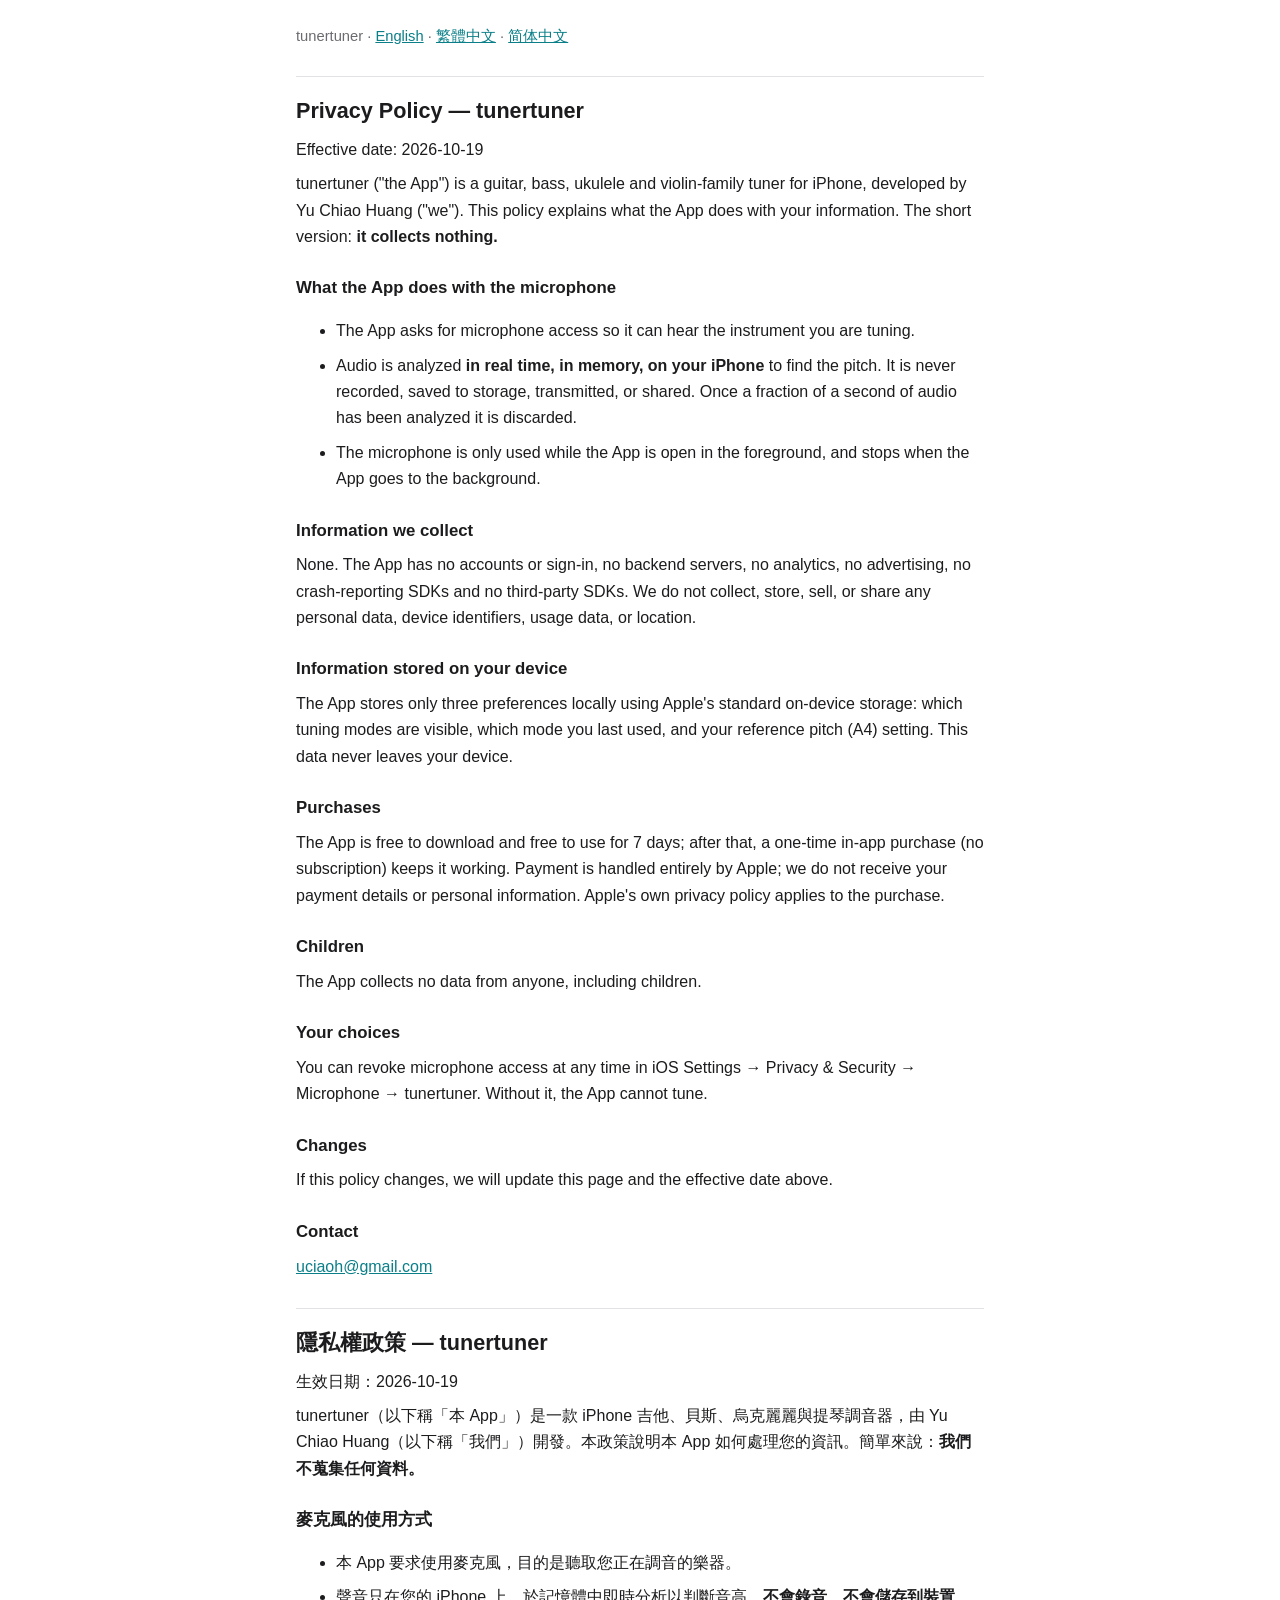
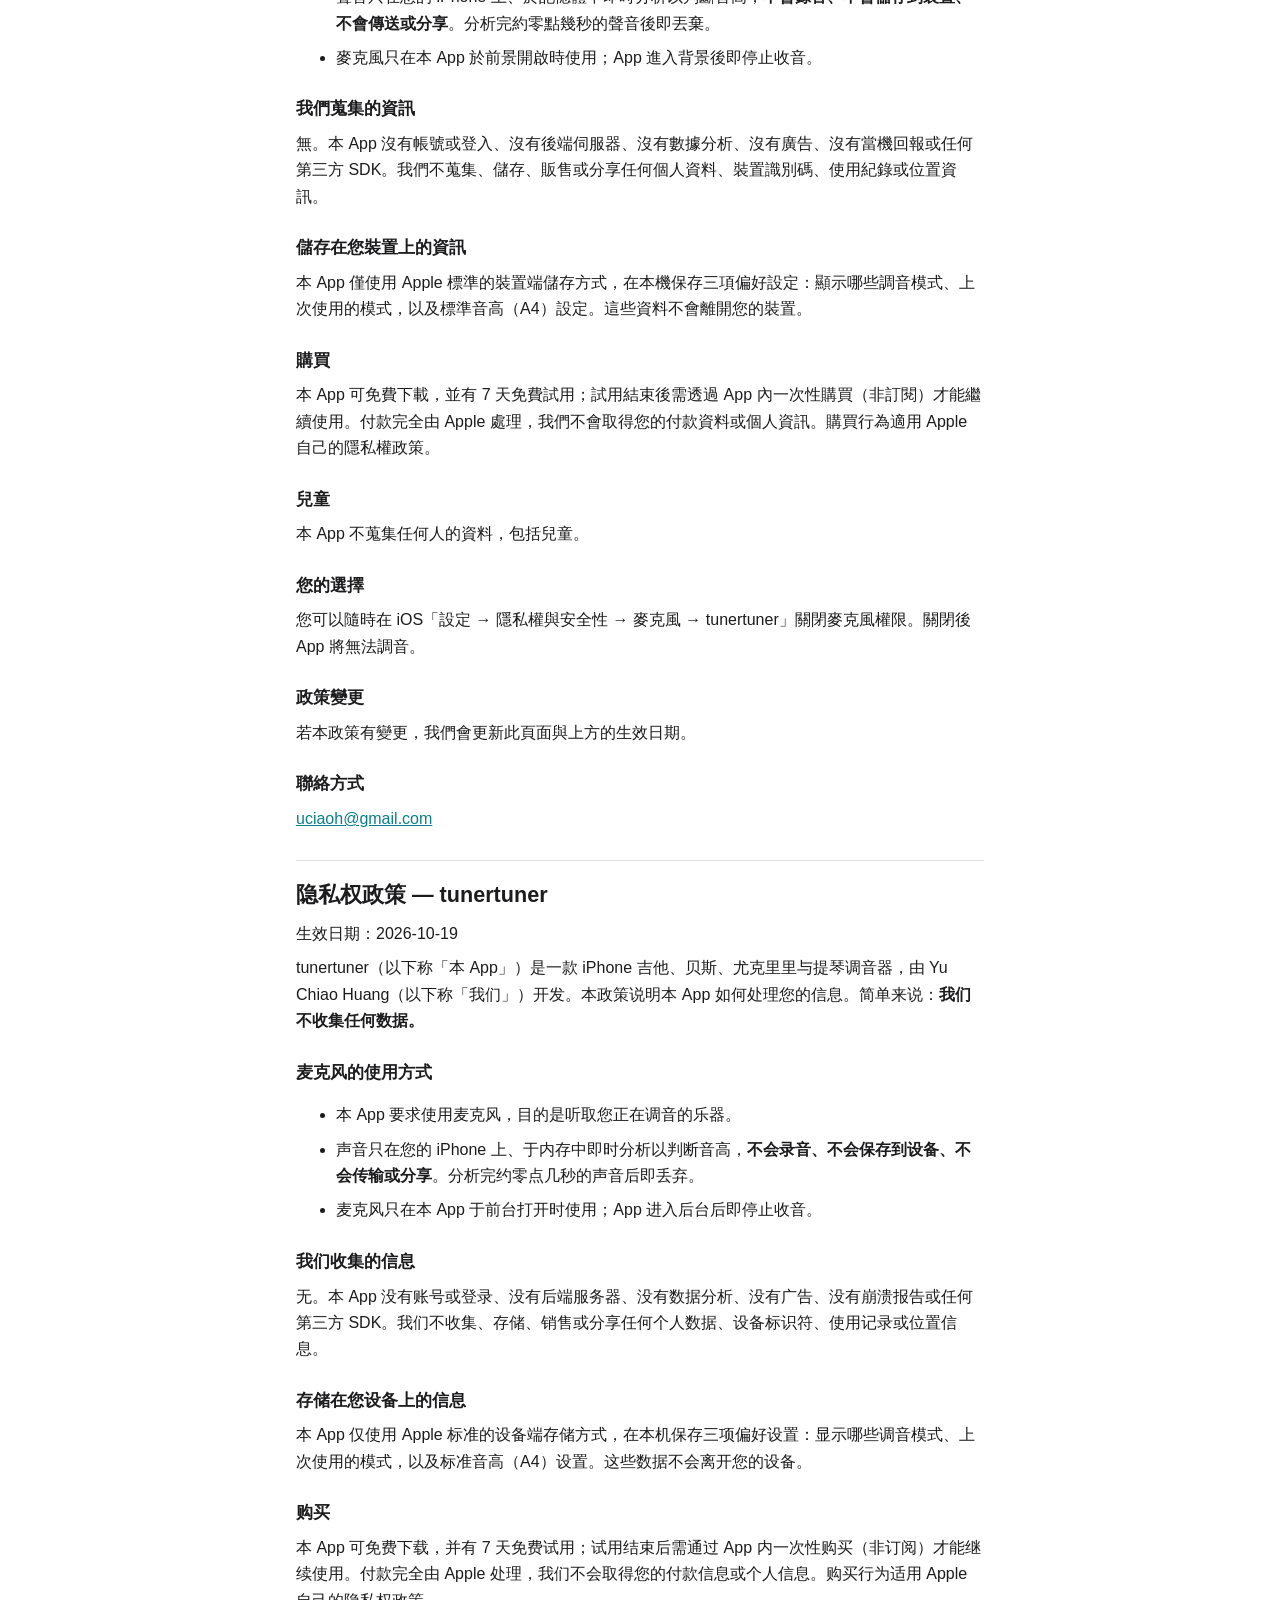
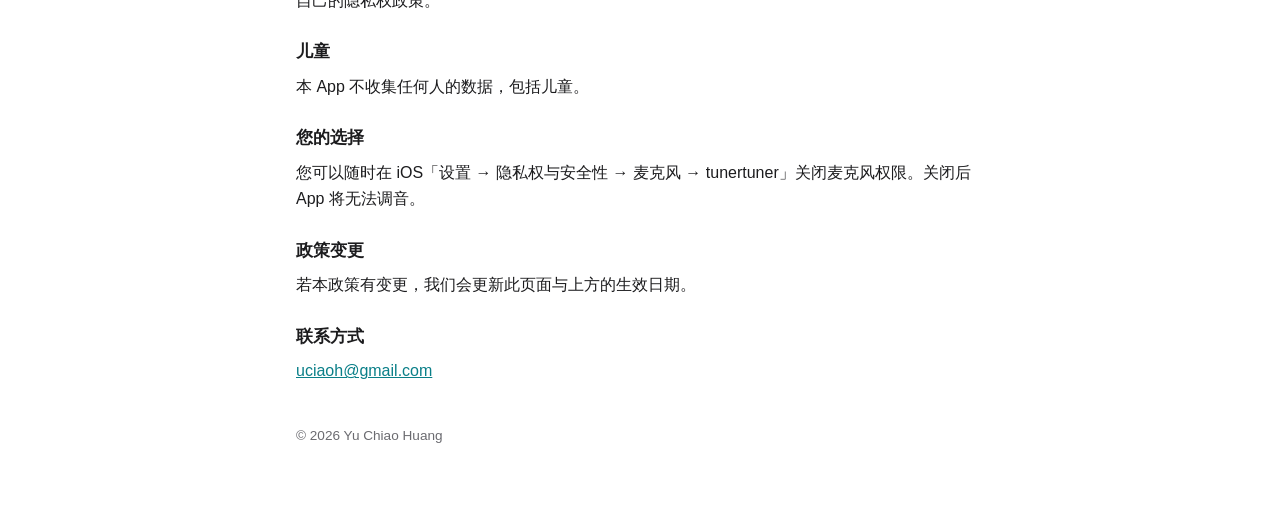
<file: tunertuner/privacy/index.html>
<!doctype html>
<html lang="en">
<head>
<meta charset="utf-8">
<meta name="viewport" content="width=device-width, initial-scale=1">
<title>tunertuner — Privacy Policy</title>
<style>:root{color-scheme:light dark;--bg:#fff;--fg:#1c1c1e;--muted:#6b6b70;--line:#e2e2e6;--link:#0a7f88}
@media(prefers-color-scheme:dark){:root{--bg:#0b0d10;--fg:#ececef;--muted:#9a9aa2;--line:#25282e;--link:#3fd0d8}}
*{box-sizing:border-box}body{margin:0;background:var(--bg);color:var(--fg);font:16px/1.65 -apple-system,BlinkMacSystemFont,"Helvetica Neue","PingFang TC","Noto Sans TC",sans-serif}
main{max-width:720px;margin:0 auto;padding:24px 16px 64px}
h2{font-size:1.35rem;margin:8px 0}h3{font-size:1.05rem;margin:24px 0 4px}
p,li{margin:8px 0}a{color:var(--link);word-break:break-word}nav{color:var(--muted);font-size:.92rem;margin-bottom:12px}
section{padding-top:8px;border-top:1px solid var(--line);margin-top:28px}footer{color:var(--muted);font-size:.85rem;margin-top:40px}</style>
</head>
<body>
<main>
<nav>tunertuner · <a href="#en">English</a> · <a href="#zh">繁體中文</a> · <a href="#hans">简体中文</a></nav>
<section id="en" lang="en">
<h2>Privacy Policy — tunertuner</h2>
<p>Effective date: 2026-10-19</p>
<p>tunertuner ("the App") is a guitar, bass, ukulele and violin-family tuner for iPhone, developed by Yu Chiao Huang ("we"). This policy explains what the App does with your information. The short version: <strong>it collects nothing.</strong></p>
<h3>What the App does with the microphone</h3>
<ul>
<li>The App asks for microphone access so it can hear the instrument you are tuning.</li>
<li>Audio is analyzed <strong>in real time, in memory, on your iPhone</strong> to find the pitch. It is never recorded, saved to storage, transmitted, or shared. Once a fraction of a second of audio has been analyzed it is discarded.</li>
<li>The microphone is only used while the App is open in the foreground, and stops when the App goes to the background.</li>
</ul>
<h3>Information we collect</h3>
<p>None. The App has no accounts or sign-in, no backend servers, no analytics, no advertising, no crash-reporting SDKs and no third-party SDKs. We do not collect, store, sell, or share any personal data, device identifiers, usage data, or location.</p>
<h3>Information stored on your device</h3>
<p>The App stores only three preferences locally using Apple's standard on-device storage: which tuning modes are visible, which mode you last used, and your reference pitch (A4) setting. This data never leaves your device.</p>
<h3>Purchases</h3>
<p>The App is free to download and free to use for 7 days; after that, a one-time in-app purchase (no subscription) keeps it working. Payment is handled entirely by Apple; we do not receive your payment details or personal information. Apple's own privacy policy applies to the purchase.</p>
<h3>Children</h3>
<p>The App collects no data from anyone, including children.</p>
<h3>Your choices</h3>
<p>You can revoke microphone access at any time in iOS Settings → Privacy &amp; Security → Microphone → tunertuner. Without it, the App cannot tune.</p>
<h3>Changes</h3>
<p>If this policy changes, we will update this page and the effective date above.</p>
<h3>Contact</h3>
<p><a href="mailto:uciaoh@gmail.com">uciaoh@gmail.com</a></p>
</section>
<section id="zh" lang="zh-Hant">
<h2>隱私權政策 — tunertuner</h2>
<p>生效日期：2026-10-19</p>
<p>tunertuner（以下稱「本 App」）是一款 iPhone 吉他、貝斯、烏克麗麗與提琴調音器，由 Yu Chiao Huang（以下稱「我們」）開發。本政策說明本 App 如何處理您的資訊。簡單來說：<strong>我們不蒐集任何資料。</strong></p>
<h3>麥克風的使用方式</h3>
<ul>
<li>本 App 要求使用麥克風，目的是聽取您正在調音的樂器。</li>
<li>聲音只在您的 iPhone 上、於記憶體中即時分析以判斷音高，<strong>不會錄音、不會儲存到裝置、不會傳送或分享</strong>。分析完約零點幾秒的聲音後即丟棄。</li>
<li>麥克風只在本 App 於前景開啟時使用；App 進入背景後即停止收音。</li>
</ul>
<h3>我們蒐集的資訊</h3>
<p>無。本 App 沒有帳號或登入、沒有後端伺服器、沒有數據分析、沒有廣告、沒有當機回報或任何第三方 SDK。我們不蒐集、儲存、販售或分享任何個人資料、裝置識別碼、使用紀錄或位置資訊。</p>
<h3>儲存在您裝置上的資訊</h3>
<p>本 App 僅使用 Apple 標準的裝置端儲存方式，在本機保存三項偏好設定：顯示哪些調音模式、上次使用的模式，以及標準音高（A4）設定。這些資料不會離開您的裝置。</p>
<h3>購買</h3>
<p>本 App 可免費下載，並有 7 天免費試用；試用結束後需透過 App 內一次性購買（非訂閱）才能繼續使用。付款完全由 Apple 處理，我們不會取得您的付款資料或個人資訊。購買行為適用 Apple 自己的隱私權政策。</p>
<h3>兒童</h3>
<p>本 App 不蒐集任何人的資料，包括兒童。</p>
<h3>您的選擇</h3>
<p>您可以隨時在 iOS「設定 → 隱私權與安全性 → 麥克風 → tunertuner」關閉麥克風權限。關閉後 App 將無法調音。</p>
<h3>政策變更</h3>
<p>若本政策有變更，我們會更新此頁面與上方的生效日期。</p>
<h3>聯絡方式</h3>
<p><a href="mailto:uciaoh@gmail.com">uciaoh@gmail.com</a></p>
</section>
<section id="hans" lang="zh-Hans">
<h2>隐私权政策 — tunertuner</h2>
<p>生效日期：2026-10-19</p>
<p>tunertuner（以下称「本 App」）是一款 iPhone 吉他、贝斯、尤克里里与提琴调音器，由 Yu Chiao Huang（以下称「我们」）开发。本政策说明本 App 如何处理您的信息。简单来说：<strong>我们不收集任何数据。</strong></p>
<h3>麦克风的使用方式</h3>
<ul>
<li>本 App 要求使用麦克风，目的是听取您正在调音的乐器。</li>
<li>声音只在您的 iPhone 上、于内存中即时分析以判断音高，<strong>不会录音、不会保存到设备、不会传输或分享</strong>。分析完约零点几秒的声音后即丢弃。</li>
<li>麦克风只在本 App 于前台打开时使用；App 进入后台后即停止收音。</li>
</ul>
<h3>我们收集的信息</h3>
<p>无。本 App 没有账号或登录、没有后端服务器、没有数据分析、没有广告、没有崩溃报告或任何第三方 SDK。我们不收集、存储、销售或分享任何个人数据、设备标识符、使用记录或位置信息。</p>
<h3>存储在您设备上的信息</h3>
<p>本 App 仅使用 Apple 标准的设备端存储方式，在本机保存三项偏好设置：显示哪些调音模式、上次使用的模式，以及标准音高（A4）设置。这些数据不会离开您的设备。</p>
<h3>购买</h3>
<p>本 App 可免费下载，并有 7 天免费试用；试用结束后需通过 App 内一次性购买（非订阅）才能继续使用。付款完全由 Apple 处理，我们不会取得您的付款信息或个人信息。购买行为适用 Apple 自己的隐私权政策。</p>
<h3>儿童</h3>
<p>本 App 不收集任何人的数据，包括儿童。</p>
<h3>您的选择</h3>
<p>您可以随时在 iOS「设置 → 隐私权与安全性 → 麦克风 → tunertuner」关闭麦克风权限。关闭后 App 将无法调音。</p>
<h3>政策变更</h3>
<p>若本政策有变更，我们会更新此页面与上方的生效日期。</p>
<h3>联系方式</h3>
<p><a href="mailto:uciaoh@gmail.com">uciaoh@gmail.com</a></p>
</section>
<footer>© 2026 Yu Chiao Huang</footer>
</main>
</body>
</html>
</file>
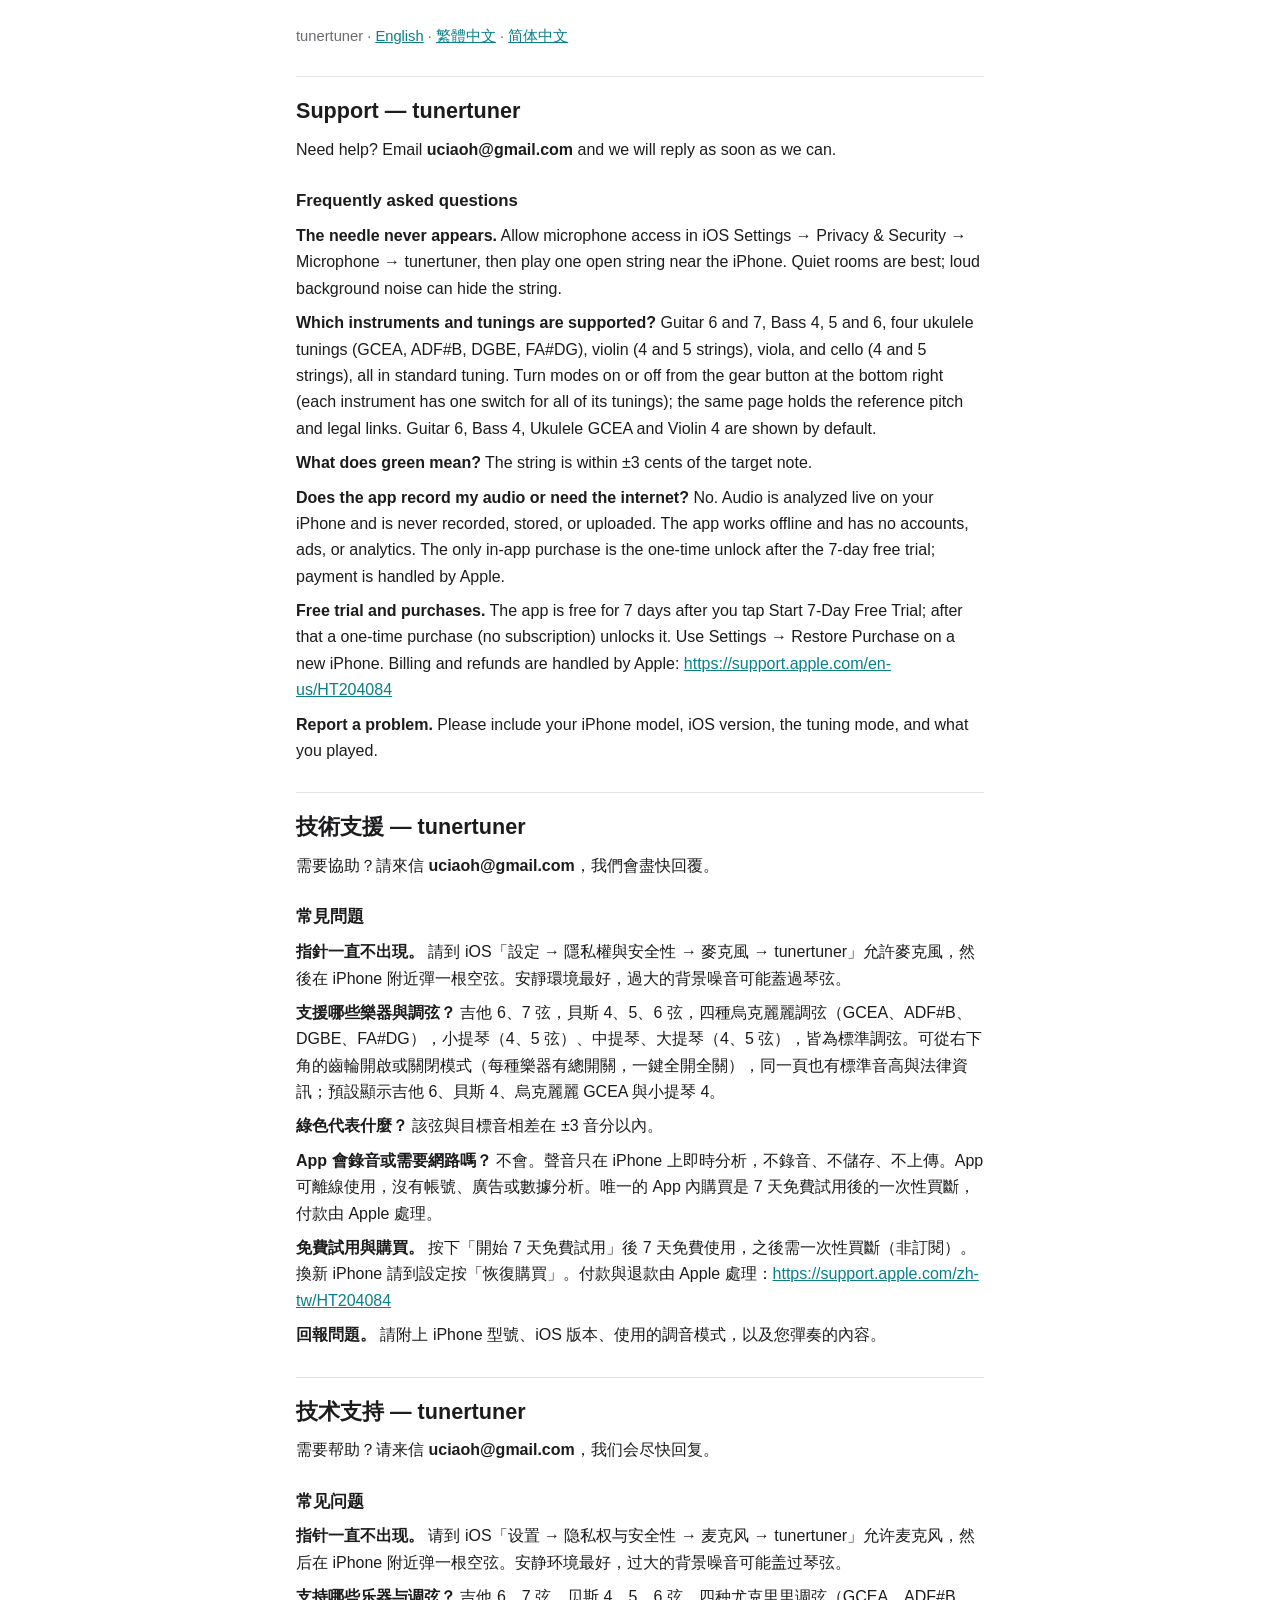
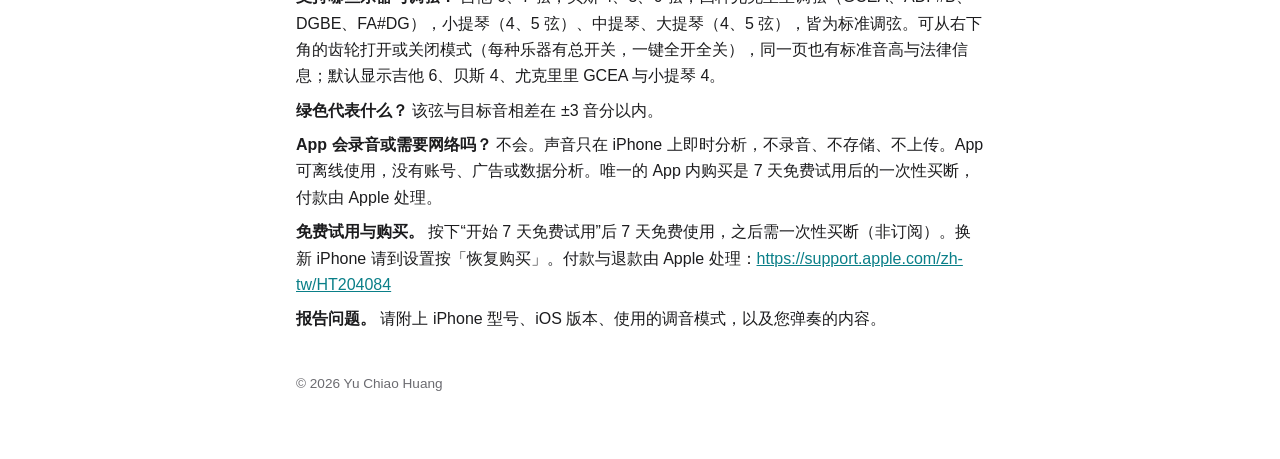
<file: tunertuner/support/index.html>
<!doctype html>
<html lang="en">
<head>
<meta charset="utf-8">
<meta name="viewport" content="width=device-width, initial-scale=1">
<title>tunertuner — Support</title>
<style>:root{color-scheme:light dark;--bg:#fff;--fg:#1c1c1e;--muted:#6b6b70;--line:#e2e2e6;--link:#0a7f88}
@media(prefers-color-scheme:dark){:root{--bg:#0b0d10;--fg:#ececef;--muted:#9a9aa2;--line:#25282e;--link:#3fd0d8}}
*{box-sizing:border-box}body{margin:0;background:var(--bg);color:var(--fg);font:16px/1.65 -apple-system,BlinkMacSystemFont,"Helvetica Neue","PingFang TC","Noto Sans TC",sans-serif}
main{max-width:720px;margin:0 auto;padding:24px 16px 64px}
h2{font-size:1.35rem;margin:8px 0}h3{font-size:1.05rem;margin:24px 0 4px}
p,li{margin:8px 0}a{color:var(--link);word-break:break-word}nav{color:var(--muted);font-size:.92rem;margin-bottom:12px}
section{padding-top:8px;border-top:1px solid var(--line);margin-top:28px}footer{color:var(--muted);font-size:.85rem;margin-top:40px}</style>
</head>
<body>
<main>
<nav>tunertuner · <a href="#en">English</a> · <a href="#zh">繁體中文</a> · <a href="#hans">简体中文</a></nav>
<section id="en" lang="en">
<h2>Support — tunertuner</h2>
<p>Need help? Email <strong>uciaoh@gmail.com</strong> and we will reply as soon as we can.</p>
<h3>Frequently asked questions</h3>
<p><strong>The needle never appears.</strong> Allow microphone access in iOS Settings → Privacy &amp; Security → Microphone → tunertuner, then play one open string near the iPhone. Quiet rooms are best; loud background noise can hide the string.</p>
<p><strong>Which instruments and tunings are supported?</strong> Guitar 6 and 7, Bass 4, 5 and 6, four ukulele tunings (GCEA, ADF#B, DGBE, FA#DG), violin (4 and 5 strings), viola, and cello (4 and 5 strings), all in standard tuning. Turn modes on or off from the gear button at the bottom right (each instrument has one switch for all of its tunings); the same page holds the reference pitch and legal links. Guitar 6, Bass 4, Ukulele GCEA and Violin 4 are shown by default.</p>
<p><strong>What does green mean?</strong> The string is within ±3 cents of the target note.</p>
<p><strong>Does the app record my audio or need the internet?</strong> No. Audio is analyzed live on your iPhone and is never recorded, stored, or uploaded. The app works offline and has no accounts, ads, or analytics. The only in-app purchase is the one-time unlock after the 7-day free trial; payment is handled by Apple.</p>
<p><strong>Free trial and purchases.</strong> The app is free for 7 days after you tap Start 7-Day Free Trial; after that a one-time purchase (no subscription) unlocks it. Use Settings → Restore Purchase on a new iPhone. Billing and refunds are handled by Apple: <a href="https://support.apple.com/en-us/HT204084">https://support.apple.com/en-us/HT204084</a></p>
<p><strong>Report a problem.</strong> Please include your iPhone model, iOS version, the tuning mode, and what you played.</p>
</section>
<section id="zh" lang="zh-Hant">
<h2>技術支援 — tunertuner</h2>
<p>需要協助？請來信 <strong>uciaoh@gmail.com</strong>，我們會盡快回覆。</p>
<h3>常見問題</h3>
<p><strong>指針一直不出現。</strong> 請到 iOS「設定 → 隱私權與安全性 → 麥克風 → tunertuner」允許麥克風，然後在 iPhone 附近彈一根空弦。安靜環境最好，過大的背景噪音可能蓋過琴弦。</p>
<p><strong>支援哪些樂器與調弦？</strong> 吉他 6、7 弦，貝斯 4、5、6 弦，四種烏克麗麗調弦（GCEA、ADF#B、DGBE、FA#DG），小提琴（4、5 弦）、中提琴、大提琴（4、5 弦），皆為標準調弦。可從右下角的齒輪開啟或關閉模式（每種樂器有總開關，一鍵全開全關），同一頁也有標準音高與法律資訊；預設顯示吉他 6、貝斯 4、烏克麗麗 GCEA 與小提琴 4。</p>
<p><strong>綠色代表什麼？</strong> 該弦與目標音相差在 ±3 音分以內。</p>
<p><strong>App 會錄音或需要網路嗎？</strong> 不會。聲音只在 iPhone 上即時分析，不錄音、不儲存、不上傳。App 可離線使用，沒有帳號、廣告或數據分析。唯一的 App 內購買是 7 天免費試用後的一次性買斷，付款由 Apple 處理。</p>
<p><strong>免費試用與購買。</strong> 按下「開始 7 天免費試用」後 7 天免費使用，之後需一次性買斷（非訂閱）。換新 iPhone 請到設定按「恢復購買」。付款與退款由 Apple 處理：<a href="https://support.apple.com/zh-tw/HT204084">https://support.apple.com/zh-tw/HT204084</a></p>
<p><strong>回報問題。</strong> 請附上 iPhone 型號、iOS 版本、使用的調音模式，以及您彈奏的內容。</p>
</section>
<section id="hans" lang="zh-Hans">
<h2>技术支持 — tunertuner</h2>
<p>需要帮助？请来信 <strong>uciaoh@gmail.com</strong>，我们会尽快回复。</p>
<h3>常见问题</h3>
<p><strong>指针一直不出现。</strong> 请到 iOS「设置 → 隐私权与安全性 → 麦克风 → tunertuner」允许麦克风，然后在 iPhone 附近弹一根空弦。安静环境最好，过大的背景噪音可能盖过琴弦。</p>
<p><strong>支持哪些乐器与调弦？</strong> 吉他 6、7 弦，贝斯 4、5、6 弦，四种尤克里里调弦（GCEA、ADF#B、DGBE、FA#DG），小提琴（4、5 弦）、中提琴、大提琴（4、5 弦），皆为标准调弦。可从右下角的齿轮打开或关闭模式（每种乐器有总开关，一键全开全关），同一页也有标准音高与法律信息；默认显示吉他 6、贝斯 4、尤克里里 GCEA 与小提琴 4。</p>
<p><strong>绿色代表什么？</strong> 该弦与目标音相差在 ±3 音分以内。</p>
<p><strong>App 会录音或需要网络吗？</strong> 不会。声音只在 iPhone 上即时分析，不录音、不存储、不上传。App 可离线使用，没有账号、广告或数据分析。唯一的 App 内购买是 7 天免费试用后的一次性买断，付款由 Apple 处理。</p>
<p><strong>免费试用与购买。</strong> 按下“开始 7 天免费试用”后 7 天免费使用，之后需一次性买断（非订阅）。换新 iPhone 请到设置按「恢复购买」。付款与退款由 Apple 处理：<a href="https://support.apple.com/zh-tw/HT204084">https://support.apple.com/zh-tw/HT204084</a></p>
<p><strong>报告问题。</strong> 请附上 iPhone 型号、iOS 版本、使用的调音模式，以及您弹奏的内容。</p>
</section>
<footer>© 2026 Yu Chiao Huang</footer>
</main>
</body>
</html>
</file>
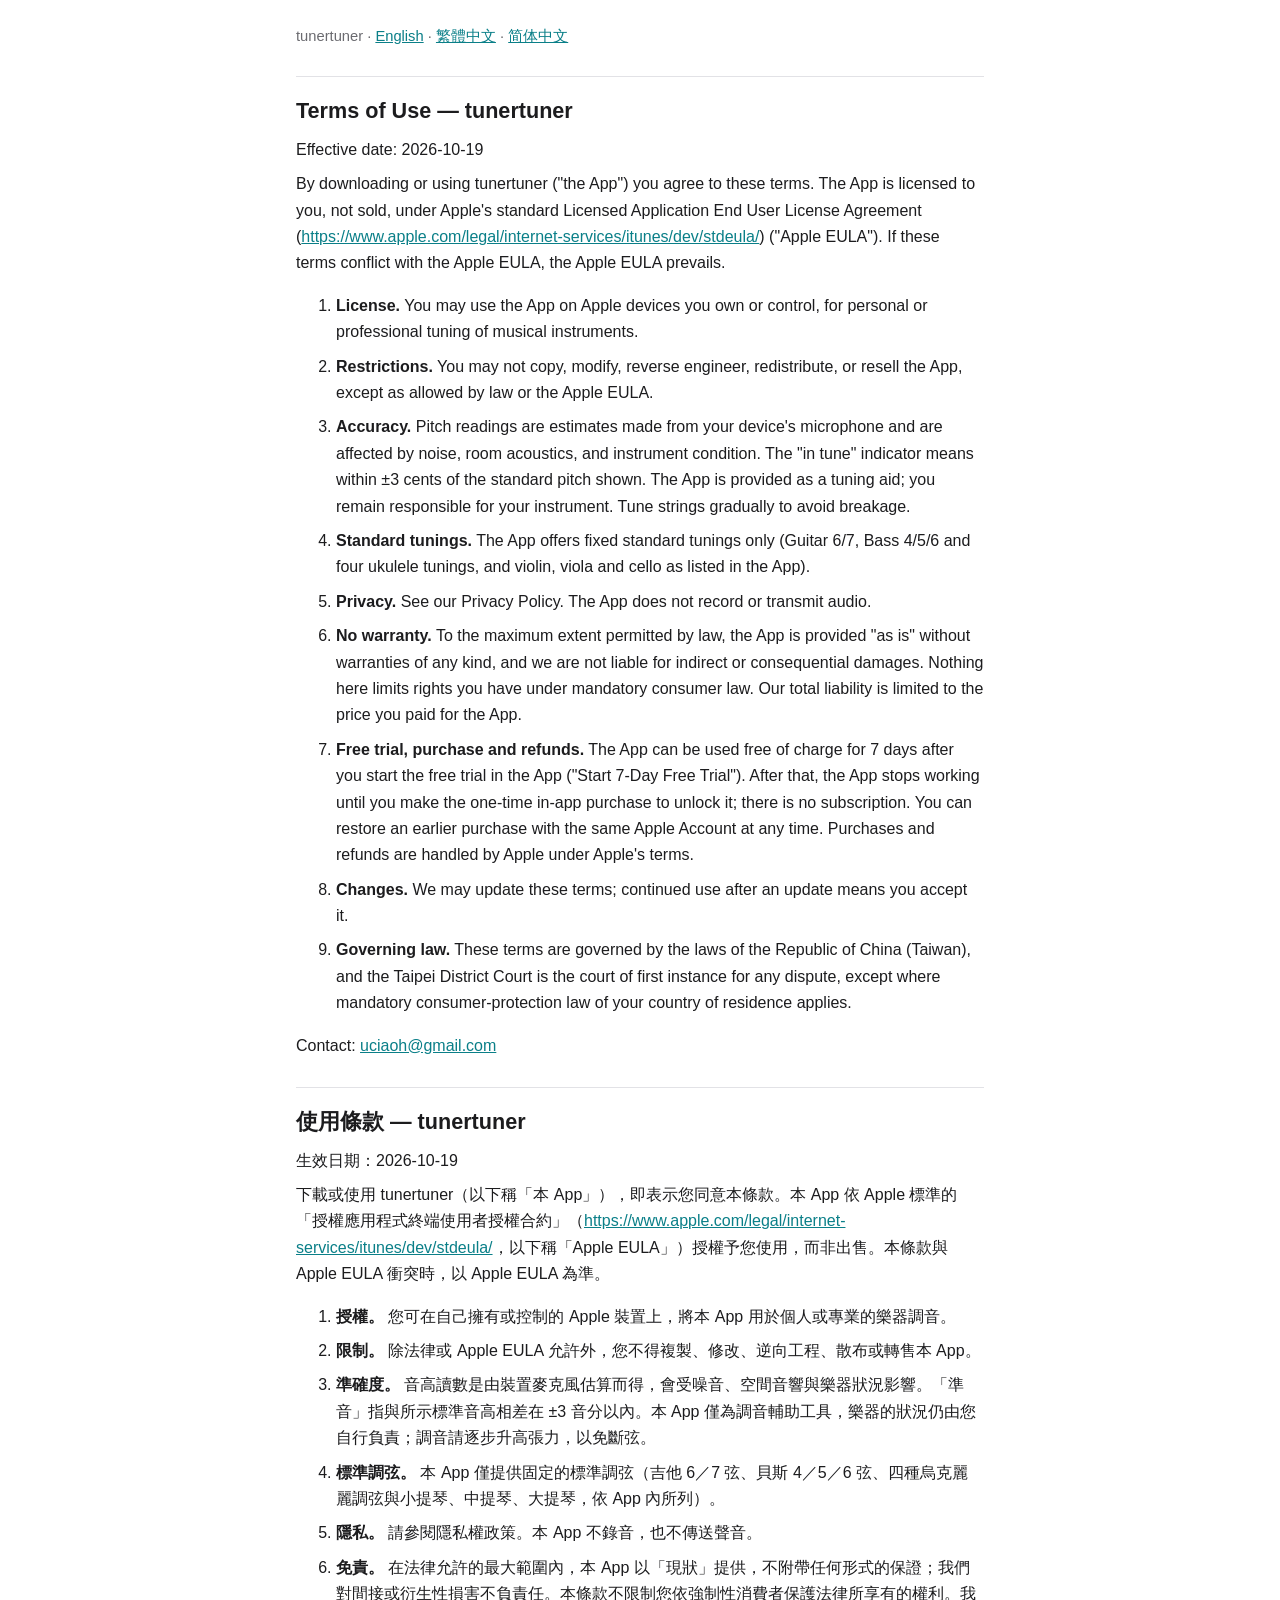
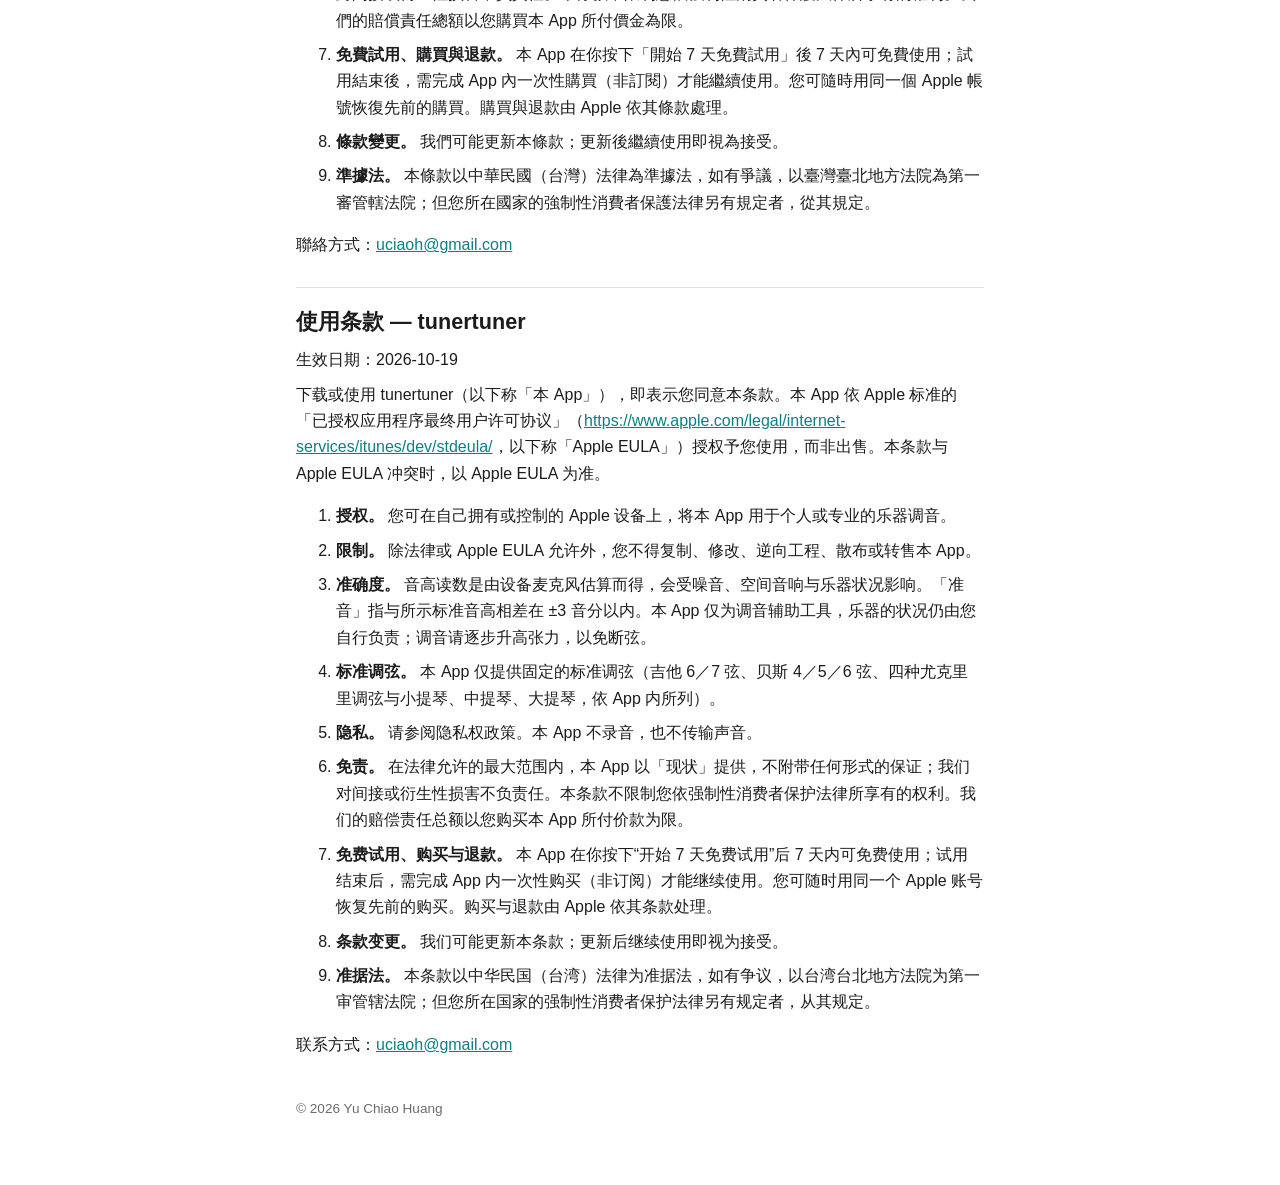
<file: tunertuner/terms/index.html>
<!doctype html>
<html lang="en">
<head>
<meta charset="utf-8">
<meta name="viewport" content="width=device-width, initial-scale=1">
<title>tunertuner — Terms of Use</title>
<style>:root{color-scheme:light dark;--bg:#fff;--fg:#1c1c1e;--muted:#6b6b70;--line:#e2e2e6;--link:#0a7f88}
@media(prefers-color-scheme:dark){:root{--bg:#0b0d10;--fg:#ececef;--muted:#9a9aa2;--line:#25282e;--link:#3fd0d8}}
*{box-sizing:border-box}body{margin:0;background:var(--bg);color:var(--fg);font:16px/1.65 -apple-system,BlinkMacSystemFont,"Helvetica Neue","PingFang TC","Noto Sans TC",sans-serif}
main{max-width:720px;margin:0 auto;padding:24px 16px 64px}
h2{font-size:1.35rem;margin:8px 0}h3{font-size:1.05rem;margin:24px 0 4px}
p,li{margin:8px 0}a{color:var(--link);word-break:break-word}nav{color:var(--muted);font-size:.92rem;margin-bottom:12px}
section{padding-top:8px;border-top:1px solid var(--line);margin-top:28px}footer{color:var(--muted);font-size:.85rem;margin-top:40px}</style>
</head>
<body>
<main>
<nav>tunertuner · <a href="#en">English</a> · <a href="#zh">繁體中文</a> · <a href="#hans">简体中文</a></nav>
<section id="en" lang="en">
<h2>Terms of Use — tunertuner</h2>
<p>Effective date: 2026-10-19</p>
<p>By downloading or using tunertuner ("the App") you agree to these terms. The App is licensed to you, not sold, under Apple's standard Licensed Application End User License Agreement (<a href="https://www.apple.com/legal/internet-services/itunes/dev/stdeula/">https://www.apple.com/legal/internet-services/itunes/dev/stdeula/</a>) ("Apple EULA"). If these terms conflict with the Apple EULA, the Apple EULA prevails.</p>
<ol>
<li><strong>License.</strong> You may use the App on Apple devices you own or control, for personal or professional tuning of musical instruments.</li>
<li><strong>Restrictions.</strong> You may not copy, modify, reverse engineer, redistribute, or resell the App, except as allowed by law or the Apple EULA.</li>
<li><strong>Accuracy.</strong> Pitch readings are estimates made from your device's microphone and are affected by noise, room acoustics, and instrument condition. The "in tune" indicator means within ±3 cents of the standard pitch shown. The App is provided as a tuning aid; you remain responsible for your instrument. Tune strings gradually to avoid breakage.</li>
<li><strong>Standard tunings.</strong> The App offers fixed standard tunings only (Guitar 6/7, Bass 4/5/6 and four ukulele tunings, and violin, viola and cello as listed in the App).</li>
<li><strong>Privacy.</strong> See our Privacy Policy. The App does not record or transmit audio.</li>
<li><strong>No warranty.</strong> To the maximum extent permitted by law, the App is provided "as is" without warranties of any kind, and we are not liable for indirect or consequential damages. Nothing here limits rights you have under mandatory consumer law. Our total liability is limited to the price you paid for the App.</li>
<li><strong>Free trial, purchase and refunds.</strong> The App can be used free of charge for 7 days after you start the free trial in the App ("Start 7-Day Free Trial"). After that, the App stops working until you make the one-time in-app purchase to unlock it; there is no subscription. You can restore an earlier purchase with the same Apple Account at any time. Purchases and refunds are handled by Apple under Apple's terms.</li>
<li><strong>Changes.</strong> We may update these terms; continued use after an update means you accept it.</li>
<li><strong>Governing law.</strong> These terms are governed by the laws of the Republic of China (Taiwan), and the Taipei District Court is the court of first instance for any dispute, except where mandatory consumer-protection law of your country of residence applies.</li>
</ol>
<p>Contact: <a href="mailto:uciaoh@gmail.com">uciaoh@gmail.com</a></p>
</section>
<section id="zh" lang="zh-Hant">
<h2>使用條款 — tunertuner</h2>
<p>生效日期：2026-10-19</p>
<p>下載或使用 tunertuner（以下稱「本 App」），即表示您同意本條款。本 App 依 Apple 標準的「授權應用程式終端使用者授權合約」（<a href="https://www.apple.com/legal/internet-services/itunes/dev/stdeula/">https://www.apple.com/legal/internet-services/itunes/dev/stdeula/</a>，以下稱「Apple EULA」）授權予您使用，而非出售。本條款與 Apple EULA 衝突時，以 Apple EULA 為準。</p>
<ol>
<li><strong>授權。</strong> 您可在自己擁有或控制的 Apple 裝置上，將本 App 用於個人或專業的樂器調音。</li>
<li><strong>限制。</strong> 除法律或 Apple EULA 允許外，您不得複製、修改、逆向工程、散布或轉售本 App。</li>
<li><strong>準確度。</strong> 音高讀數是由裝置麥克風估算而得，會受噪音、空間音響與樂器狀況影響。「準音」指與所示標準音高相差在 ±3 音分以內。本 App 僅為調音輔助工具，樂器的狀況仍由您自行負責；調音請逐步升高張力，以免斷弦。</li>
<li><strong>標準調弦。</strong> 本 App 僅提供固定的標準調弦（吉他 6／7 弦、貝斯 4／5／6 弦、四種烏克麗麗調弦與小提琴、中提琴、大提琴，依 App 內所列）。</li>
<li><strong>隱私。</strong> 請參閱隱私權政策。本 App 不錄音，也不傳送聲音。</li>
<li><strong>免責。</strong> 在法律允許的最大範圍內，本 App 以「現狀」提供，不附帶任何形式的保證；我們對間接或衍生性損害不負責任。本條款不限制您依強制性消費者保護法律所享有的權利。我們的賠償責任總額以您購買本 App 所付價金為限。</li>
<li><strong>免費試用、購買與退款。</strong> 本 App 在你按下「開始 7 天免費試用」後 7 天內可免費使用；試用結束後，需完成 App 內一次性購買（非訂閱）才能繼續使用。您可隨時用同一個 Apple 帳號恢復先前的購買。購買與退款由 Apple 依其條款處理。</li>
<li><strong>條款變更。</strong> 我們可能更新本條款；更新後繼續使用即視為接受。</li>
<li><strong>準據法。</strong> 本條款以中華民國（台灣）法律為準據法，如有爭議，以臺灣臺北地方法院為第一審管轄法院；但您所在國家的強制性消費者保護法律另有規定者，從其規定。</li>
</ol>
<p>聯絡方式：<a href="mailto:uciaoh@gmail.com">uciaoh@gmail.com</a></p>
</section>
<section id="hans" lang="zh-Hans">
<h2>使用条款 — tunertuner</h2>
<p>生效日期：2026-10-19</p>
<p>下载或使用 tunertuner（以下称「本 App」），即表示您同意本条款。本 App 依 Apple 标准的「已授权应用程序最终用户许可协议」（<a href="https://www.apple.com/legal/internet-services/itunes/dev/stdeula/">https://www.apple.com/legal/internet-services/itunes/dev/stdeula/</a>，以下称「Apple EULA」）授权予您使用，而非出售。本条款与 Apple EULA 冲突时，以 Apple EULA 为准。</p>
<ol>
<li><strong>授权。</strong> 您可在自己拥有或控制的 Apple 设备上，将本 App 用于个人或专业的乐器调音。</li>
<li><strong>限制。</strong> 除法律或 Apple EULA 允许外，您不得复制、修改、逆向工程、散布或转售本 App。</li>
<li><strong>准确度。</strong> 音高读数是由设备麦克风估算而得，会受噪音、空间音响与乐器状况影响。「准音」指与所示标准音高相差在 ±3 音分以内。本 App 仅为调音辅助工具，乐器的状况仍由您自行负责；调音请逐步升高张力，以免断弦。</li>
<li><strong>标准调弦。</strong> 本 App 仅提供固定的标准调弦（吉他 6／7 弦、贝斯 4／5／6 弦、四种尤克里里调弦与小提琴、中提琴、大提琴，依 App 内所列）。</li>
<li><strong>隐私。</strong> 请参阅隐私权政策。本 App 不录音，也不传输声音。</li>
<li><strong>免责。</strong> 在法律允许的最大范围内，本 App 以「现状」提供，不附带任何形式的保证；我们对间接或衍生性损害不负责任。本条款不限制您依强制性消费者保护法律所享有的权利。我们的赔偿责任总额以您购买本 App 所付价款为限。</li>
<li><strong>免费试用、购买与退款。</strong> 本 App 在你按下“开始 7 天免费试用”后 7 天内可免费使用；试用结束后，需完成 App 内一次性购买（非订阅）才能继续使用。您可随时用同一个 Apple 账号恢复先前的购买。购买与退款由 Apple 依其条款处理。</li>
<li><strong>条款变更。</strong> 我们可能更新本条款；更新后继续使用即视为接受。</li>
<li><strong>准据法。</strong> 本条款以中华民国（台湾）法律为准据法，如有争议，以台湾台北地方法院为第一审管辖法院；但您所在国家的强制性消费者保护法律另有规定者，从其规定。</li>
</ol>
<p>联系方式：<a href="mailto:uciaoh@gmail.com">uciaoh@gmail.com</a></p>
</section>
<footer>© 2026 Yu Chiao Huang</footer>
</main>
</body>
</html>
</file>
